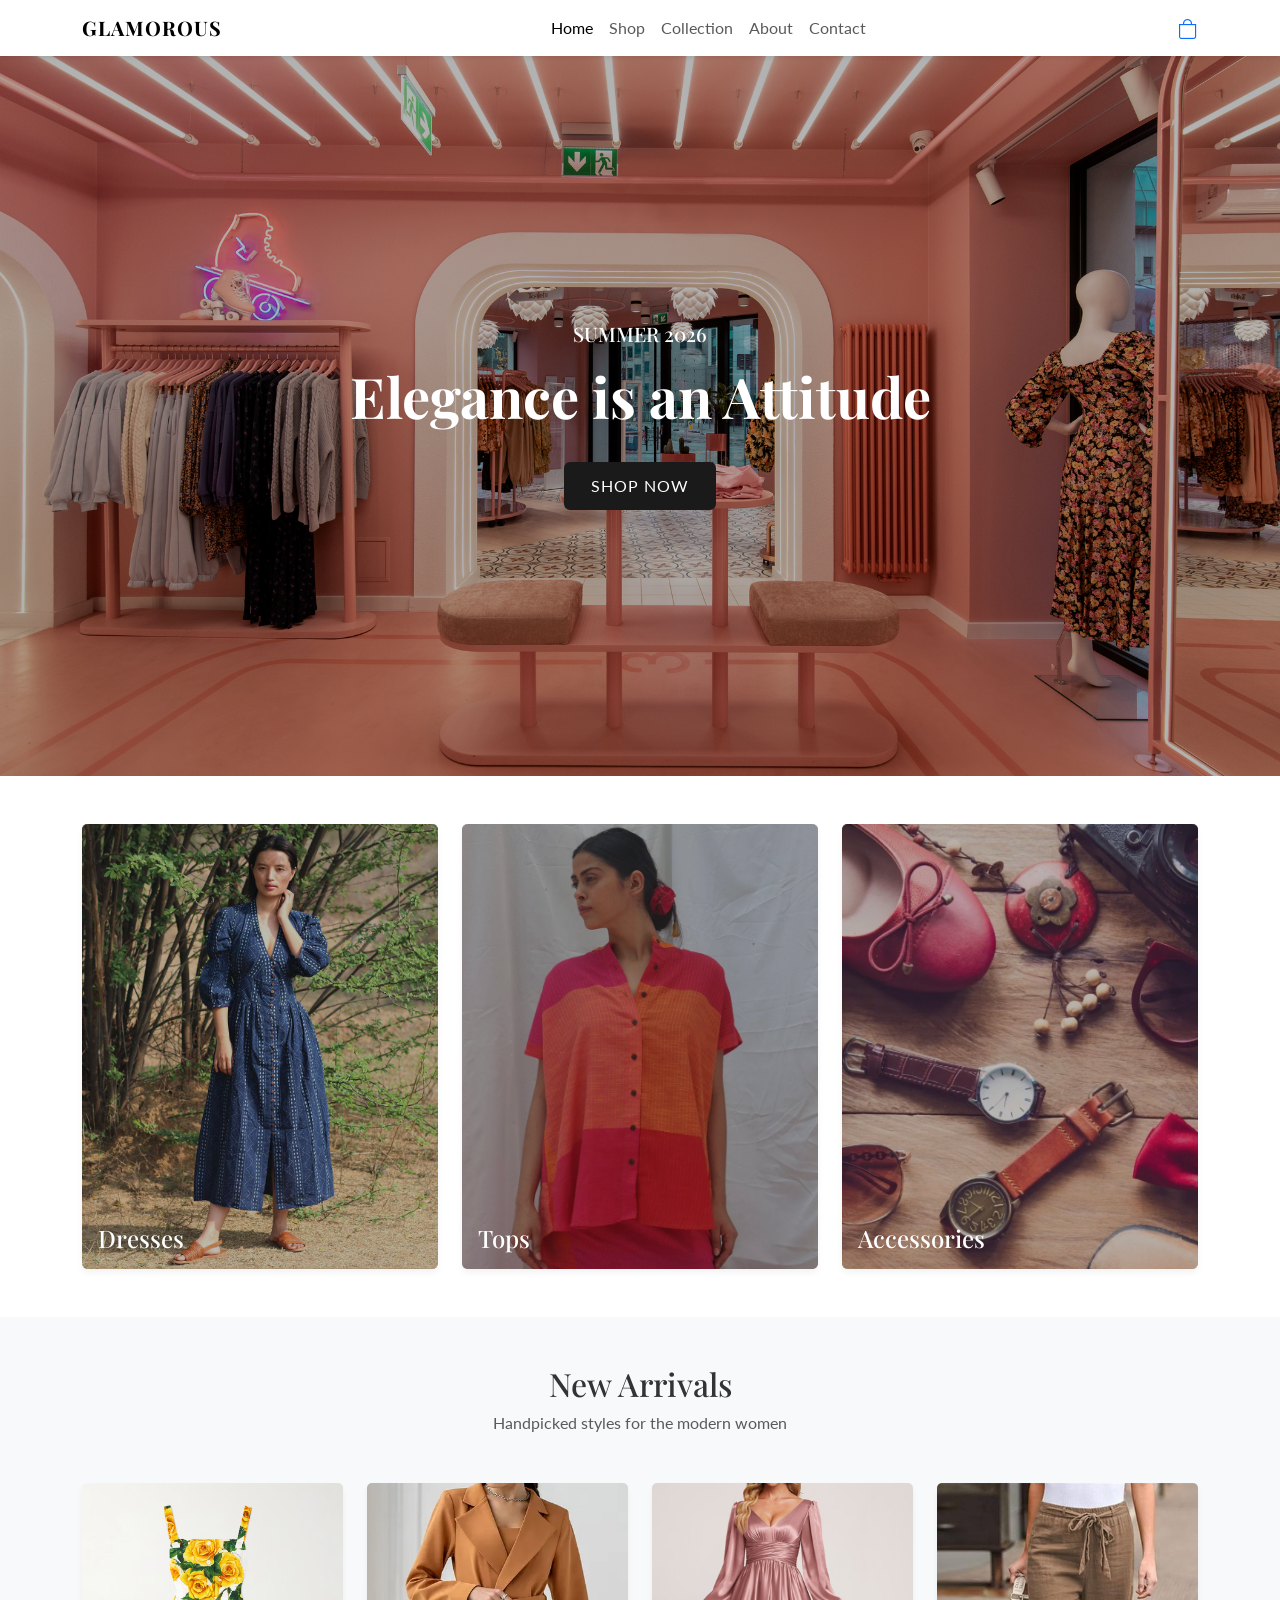
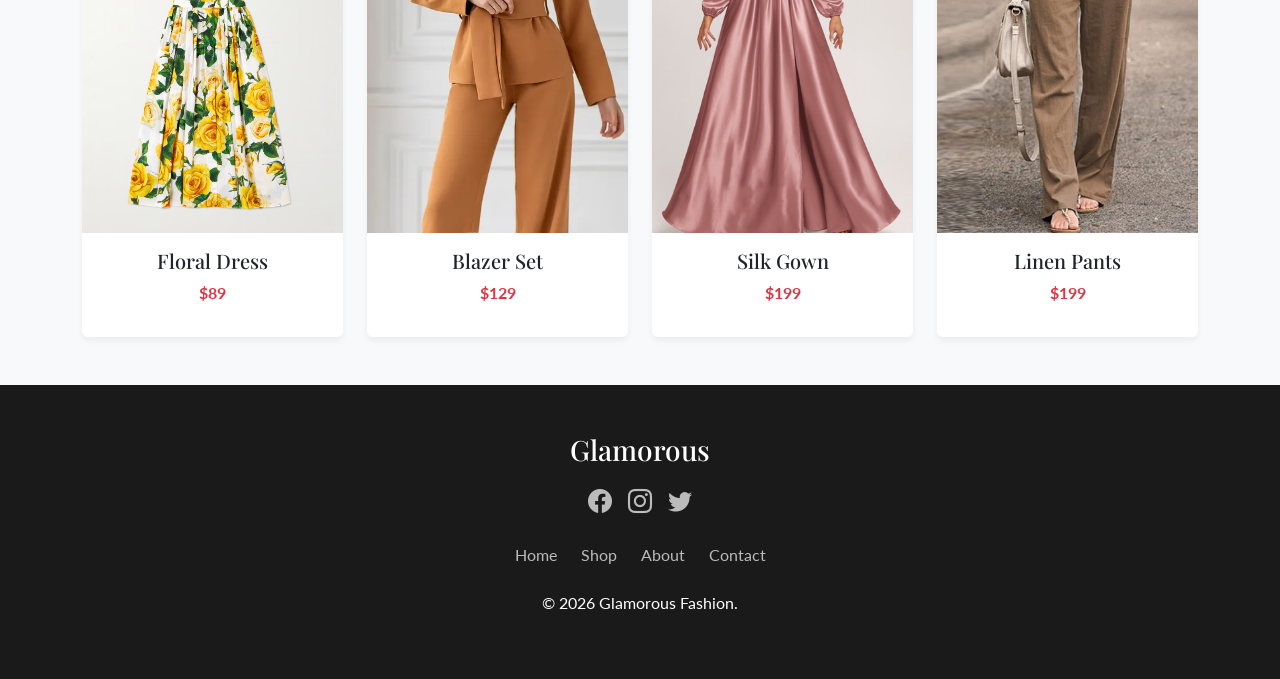
<file: index.html>
<!DOCTYPE html>
<html lang="en">
<head>
    <meta charset="UTF-8">
    <meta name="viewport" content="width=device-width, initial-scale=1.0">
    <title>GLAMOROUS | Home</title>
    <link href="https://cdn.jsdelivr.net/npm/bootstrap@5.3.8/dist/css/bootstrap.min.css" rel="stylesheet" integrity="sha384-sRIl4kxILFvY47J16cr9ZwB07vP4J8+LH7qKQnuqkuIAvNWLzeN8tE5YBujZqJLB" crossorigin="anonymous">
    <link rel="stylesheet" href="https://cdn.jsdelivr.net/npm/bootstrap-icons@1.10.5/font/bootstrap-icons.css">
    <link href="https://fonts.googleapis.com/css2?family=Playfair+Display:wght@400;600;700&family=Lato:wght@300;400;700&display=swap" rel="stylesheet">
    <link rel="stylesheet" href="Assets/css/style.css">
</head>
<body>

    <nav class="navbar navbar-expand-lg navbar-light bg-white sticky-top shadow-sm">
        <div class="container">
            <a class="navbar-brand" href="index.html">GLAMOROUS</a>
            <button class="navbar-toggler" type="button" data-bs-toggle="collapse" data-bs-target="#navbarNav">
                <span class="navbar-toggler-icon"></span>
            </button>
            <div class="collapse navbar-collapse justify-content-center" id="navbarNav">
                <ul class="navbar-nav">
                    <li class="nav-item"><a class="nav-link active" href="index.html">Home</a></li>
                    <li class="nav-item"><a class="nav-link" href="shop.html">Shop</a></li>
                    <li class="nav-item"><a class="nav-link" href="collection.html">Collection</a></li>
                    <li class="nav-item"><a class="nav-link" href="about.html">About</a></li>
                    <li class="nav-item"><a class="nav-link" href="contact.html">Contact</a></li>
                </ul>
            </div>
            <div class="d-flex gap-3"><a href="shop.html"><i class="bi bi-bag fs-5"></i></a></div>
        </div>
    </nav>

    <div class="hero">
        <div class="container">
            <h5 class="text-uppercase mb-3">Summer 2026</h5>
            <h1 class="display-4 fw-bold mb-3">Elegance is an Attitude</h1>
            <a href="shop.html" class="btn btn-custom mt-3">Shop Now</a>
        </div>
    </div>

    <section class="py-5">
        <div class="container">
            <div class="row g-4">
                <div class="col-md-4 col-12">
                    <div class="card bg-dark text-white h-100">
                        <img src="Assets/Images/Fashion/home1.jpg" class="card-img" style="opacity: 0.7" alt="Dresses">
                        <div class="card-img-overlay d-flex align-items-end p-3">
                            <h4 class="mb-0">Dresses</h4>
                        </div>
                    </div>
                </div>
                <div class="col-md-4 col-12">
                    <div class="card bg-dark text-white h-100">
                        <img src="Assets/Images/Fashion/home2.jpg" class="card-img" style="opacity: 0.7" alt="Dresses">
                        <div class="card-img-overlay d-flex align-items-end p-3">
                            <h4 class="mb-0">Tops</h4>
                        </div>
                    </div>
                </div>
                <div class="col-md-4 col-12">
                    <div class="card bg-dark text-white h-100">
                        <img src="Assets/Images/Fashion/home3.jpg" class="card-img" style="opacity: 0.7" alt="Dresses">
                        <div class="card-img-overlay d-flex align-items-end p-3">
                            <h4 class="mb-0">Accessories</h4>
                        </div>
                    </div>
                </div>
            </div>
        </div>
    </section>

    <section class="py-5 bg-light">
        <div class="container text-center">
            <h2 class="mb-2">New Arrivals</h2>
            <p class="mb-5 text-muted">Handpicked styles for the modern women</p>
            <div class="row g-4">
                <div class="col-12 col-sm-6 col-md-3">
                    <div class="card h-100">
                        <img src="Assets/Images/Fashion/home4.jpg" class="card-img-top" alt="Product">
                        <div class="card-body">
                            <h5>Floral Dress</h5>
                            <p class="fw-bold text-danger">$89</p>
                        </div>
                    </div>
                </div>
                <div class="col-12 col-sm-6 col-md-3">
                    <div class="card h-100">
                        <img src="Assets/Images/Fashion/home5.webp" class="card-img-top" alt="Product">
                        <div class="card-body">
                            <h5>Blazer Set</h5>
                            <p class="fw-bold text-danger">$129</p>
                        </div>
                    </div>
                </div>
                <div class="col-12 col-sm-6 col-md-3">
                    <div class="card h-100">
                        <img src="Assets/Images/Fashion/home6.avif" class="card-img-top" alt="Product">
                        <div class="card-body">
                            <h5>Silk Gown</h5>
                            <p class="fw-bold text-danger">$199</p>
                        </div>
                    </div>
                </div>
                <div class="col-12 col-sm-6 col-md-3">
                    <div class="card h-100">
                        <img src="Assets/Images/Fashion/home7.jpg" class="card-img-top" alt="Product">
                        <div class="card-body">
                            <h5>Linen Pants</h5>
                            <p class="fw-bold text-danger">$199</p>
                        </div>
                    </div>
                </div>
            </div>
        </div>
    </section>

    <footer>
        <div class="container text-center">
            <h3 class="mb-3">Glamorous</h3>
            <div class="d-flex justify-content-center gap-3 mb-3">
                <a href="#" class="text-#bbbbbb fs-4"><i class="bi bi-facebook"></i></a>
                <a href="#" class="text-#bbbbbb fs-4"><i class="bi bi-instagram"></i></a>
                <a href="#" class="text-#bbbbbb fs-4"><i class="bi bi-twitter"></i></a>
            </div>
            <div class="row justify-content-center mb-3">
                <div class="col-auto"><a href="index.html">Home</a></div>
                <div class="col-auto"><a href="shop.html">Shop</a></div>
                <div class="col-auto"><a href="about.html">About</a></div>
                <div class="col-auto"><a href="contact.html">Contact</a></div>
            </div>
            <p class="small-text-secondary">&copy; 2026 Glamorous Fashion.</p>
        </div>
    </footer>
    
    <script src="https://cdn.jsdelivr.net/npm/bootstrap@5.3.8/dist/js/bootstrap.bundle.min.js" integrity="sha384-FKyoEForCGlyvwx9Hj09JcYn3nv7wiPVlz7YYwJrWVcXK/BmnVDxM+D2scQbITxI" crossorigin="anonymous"></script>

</body>
</html>
</file>
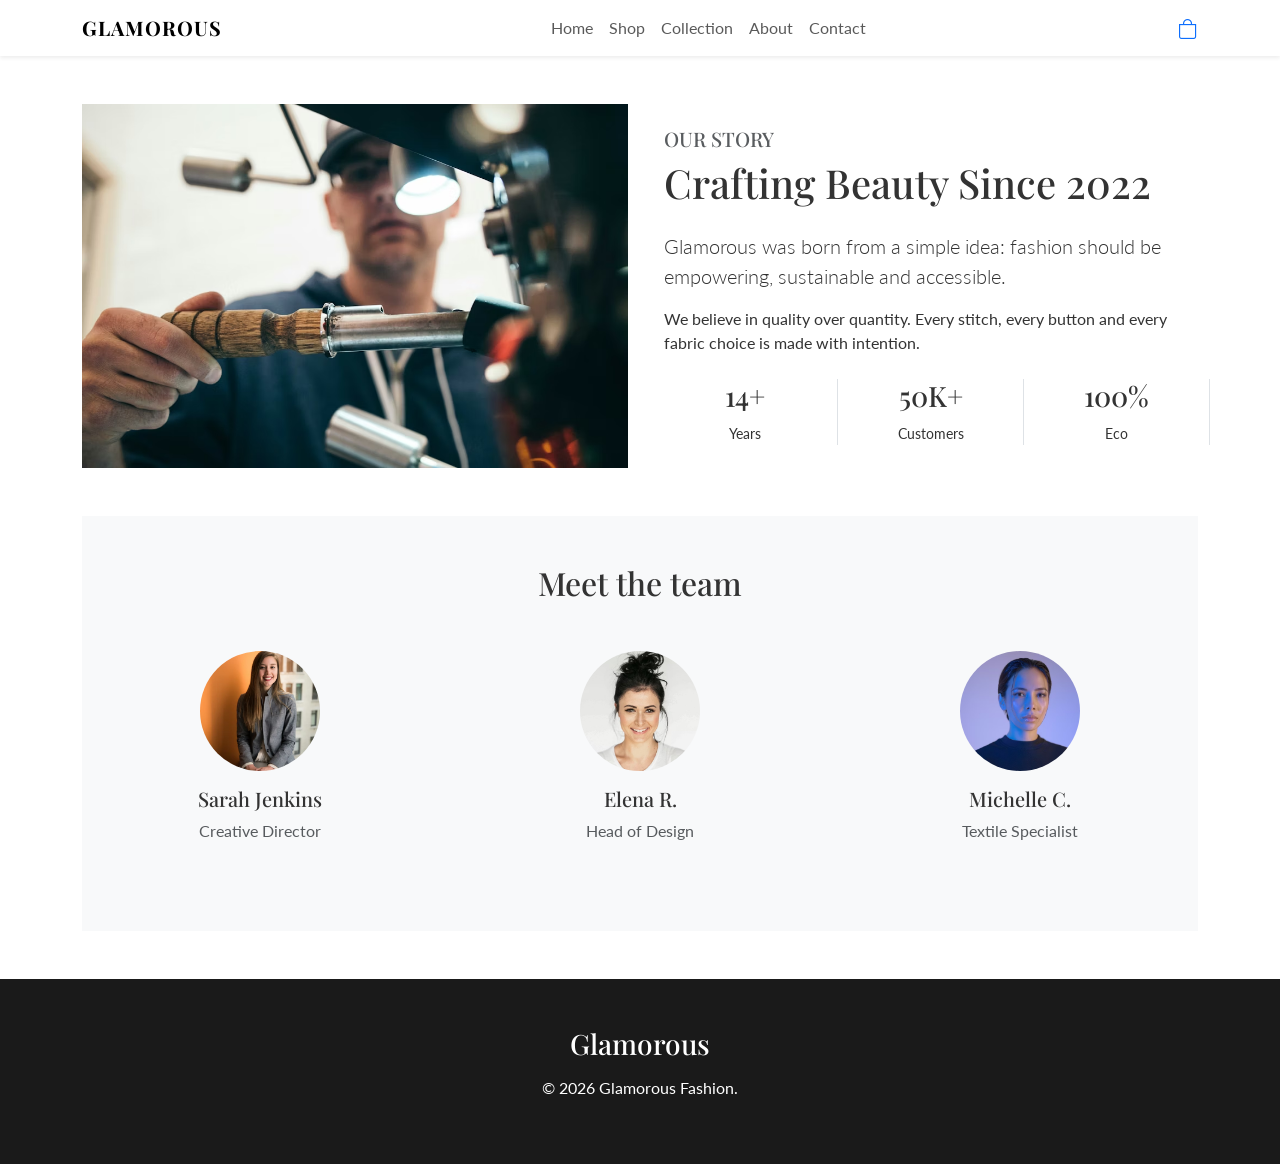
<file: about.html>
<!DOCTYPE html>
<html lang="en">
<head>
    <meta charset="UTF-8">
    <meta name="viewport" content="width=device-width, initial-scale=1.0">
    <title>GLAMOROUS | About</title>
    <link href="https://cdn.jsdelivr.net/npm/bootstrap@5.3.8/dist/css/bootstrap.min.css" rel="stylesheet" integrity="sha384-sRIl4kxILFvY47J16cr9ZwB07vP4J8+LH7qKQnuqkuIAvNWLzeN8tE5YBujZqJLB" crossorigin="anonymous">
    <link rel="stylesheet" href="https://cdn.jsdelivr.net/npm/bootstrap-icons@1.10.5/font/bootstrap-icons.css">
    <link href="https://fonts.googleapis.com/css2?family=Playfair+Display:wght@400;600;700&family=Lato:wght@300;400;700&display=swap" rel="stylesheet">
    <link rel="stylesheet" href="Assets/css/style.css">
</head>
<body>
    <nav class="navbar navbar-expand-lg navbar-light bg-white sticky-top shadow-sm">
        <div class="container">
            <a class="navbar-brand" href="index.html">GLAMOROUS</a>
            <button class="navbar-toggler" type="button" bata-bs-toggle="collapse" data-bs-target="#navbarNav">
                <span class="navbar-toggler-icon"></span>
            </button>
            <div class="collapse navbar-collapse justify-content-center" id="navbarNav">
                <ul class="navbar-nav">
                    <li class="nav-item"><a class="nav-link" href="index.html">Home</a></li>
                    <li class="nav-item"><a class="nav-link" href="shop.html">Shop</a></li>
                    <li class="nav-item"><a class="nav-link" href="collection.html">Collection</a></li>
                    <li class="nav-item"><a class="nav-link" href="about.html">About</a></li>
                    <li class="nav-item"><a class="nav-link" href="contact.html">Contact</a></li>
                </ul>
            </div>
            <div class="d-flex gap-3"><a href="#"><i class="bi bi-bag fs-5"></i></a></div>
        </div>
    </nav>

    <div class="container my-5">
        <div class="row align-items-center mb-5">
            <div class="col-lg-6 mb-4 mb-lg-0">
                <img src="Assets/Images/Fashion/about1.avif" class="img-fluid w-100" alt="About us">
            </div>
            <div class="col-lg-6 ps-lg-4">
                <h5 class="text-uppercase text-muted mb-2">Our Story</h5>
                <h1 class="mb-4">Crafting Beauty Since 2022</h1>
                <p class="lead">Glamorous was born from a simple idea: fashion should be empowering, sustainable and accessible.</p>
                <p>We believe in quality over quantity. Every stitch, every button and every fabric choice is made with intention.</p>
                <div class="row mt-4 text-center">
                    <div class="col-4 border-end"><h3>14+</h3><small>Years</small></div>
                    <div class="col-4 border-end"><h3>50K+</h3><small>Customers</small></div>
                    <div class="col-4 border-end"><h3>100%</h3><small>Eco</small></div>
                </div>
            </div>
        </div>

        <div class="bg-light py-5 text-center">
            <h2 class="mb-5">Meet the team</h2>
            <div class="row justify-content-center">
                <div class="col-md-4 col-sm-6 mb-4">
                    <img src="Assets/Images/Fashion/about2.avif" class="team-img mb-3" alt="Designer">
                    <h5>Sarah Jenkins</h5>
                    <p class="text-muted">Creative Director</p>
                </div>
                <div class="col-md-4 col-sm-6 mb-4">
                    <img src="Assets/Images/Fashion/about3.avif" class="team-img mb-3" alt="Designer">
                    <h5>Elena R.</h5>
                    <p class="text-muted">Head of Design</p>
                </div>
                <div class="col-md-4 col-sm-6 mb-4">
                    <img src="Assets/Images/Fashion/about4.avif" class="team-img mb-3" alt="Designer">
                    <h5>Michelle C.</h5>
                    <p class="text-muted">Textile Specialist</p>
                </div>
            </div>
        </div>
    </div>
    
    <footer>
        <div class="container text-center">
            <h3 class="mb-3">Glamorous</h3>
            <p class="small-text-secondary">&copy; 2026 Glamorous Fashion.</p>
        </div>
    </footer>
    
    <script src="https://cdn.jsdelivr.net/npm/bootstrap@5.3.8/dist/js/bootstrap.bundle.min.js" integrity="sha384-FKyoEForCGlyvwx9Hj09JcYn3nv7wiPVlz7YYwJrWVcXK/BmnVDxM+D2scQbITxI" crossorigin="anonymous"></script>

</body>
</html>
</file>
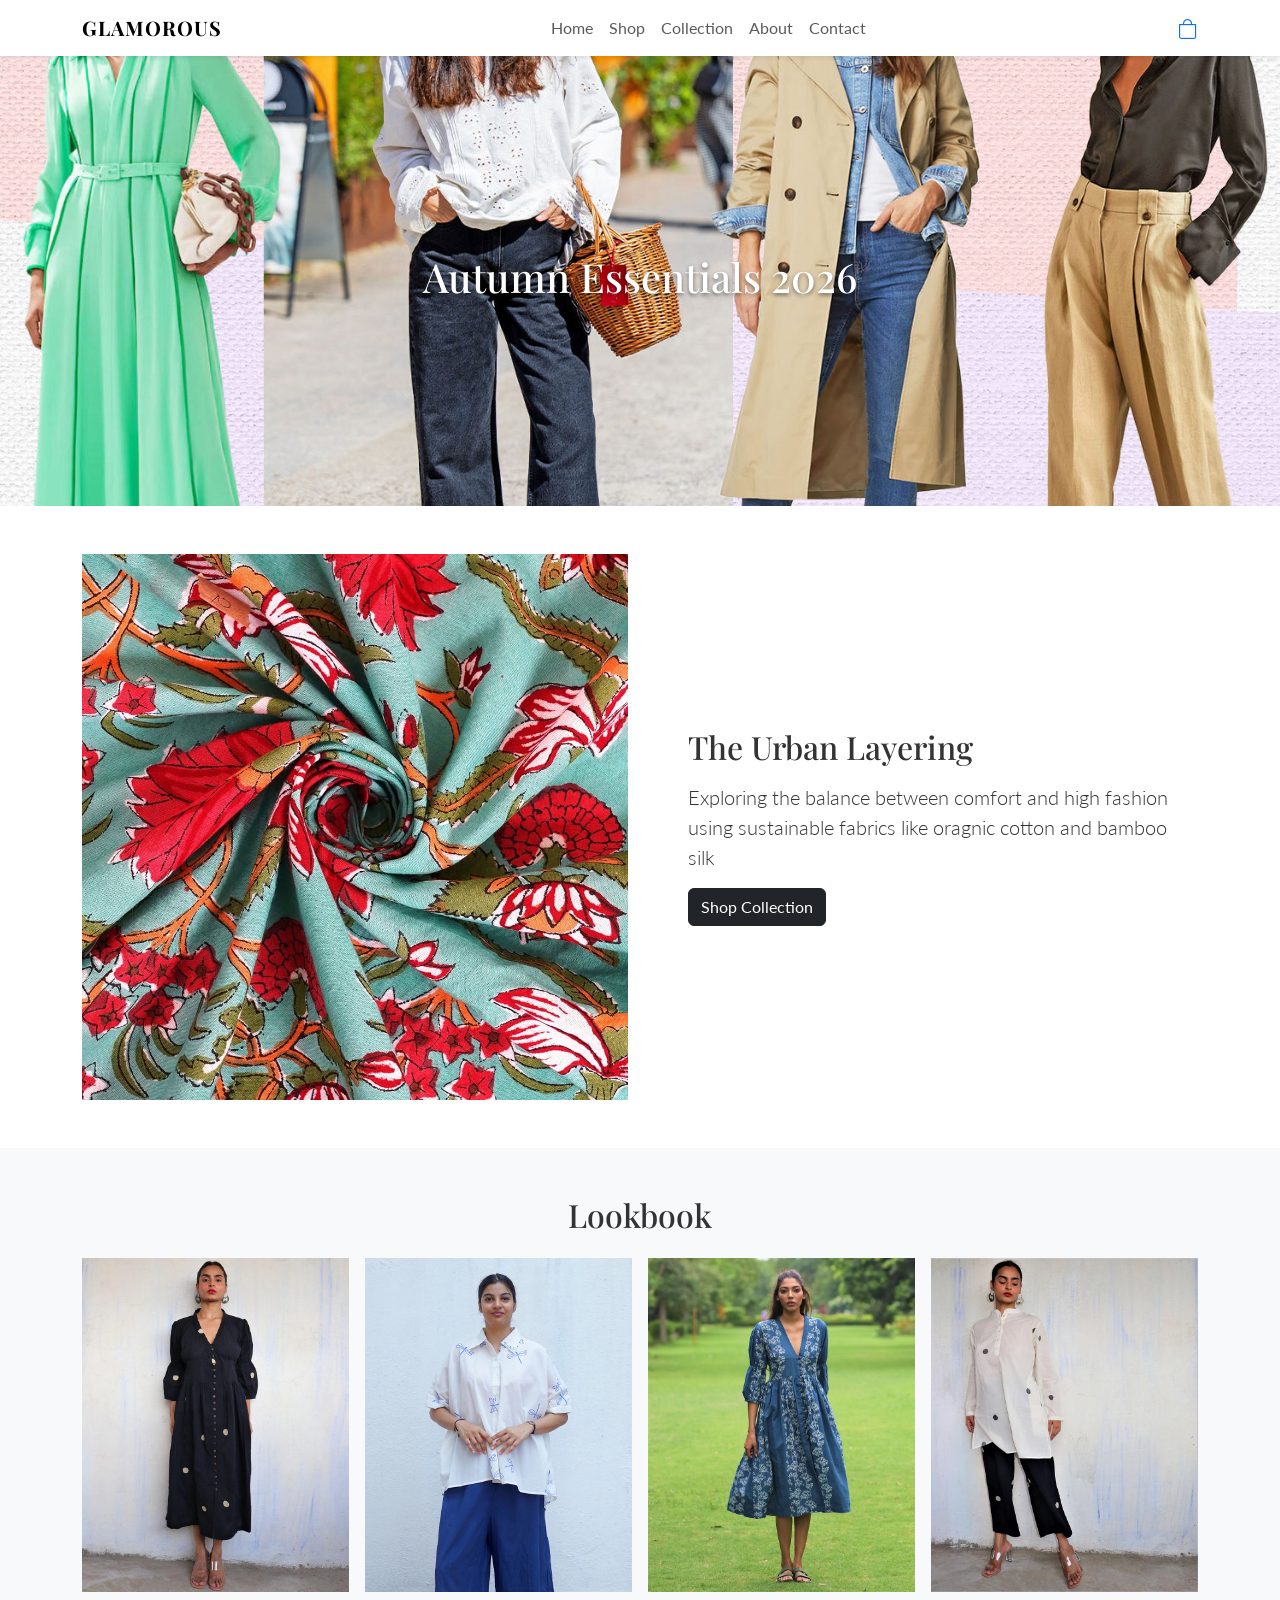
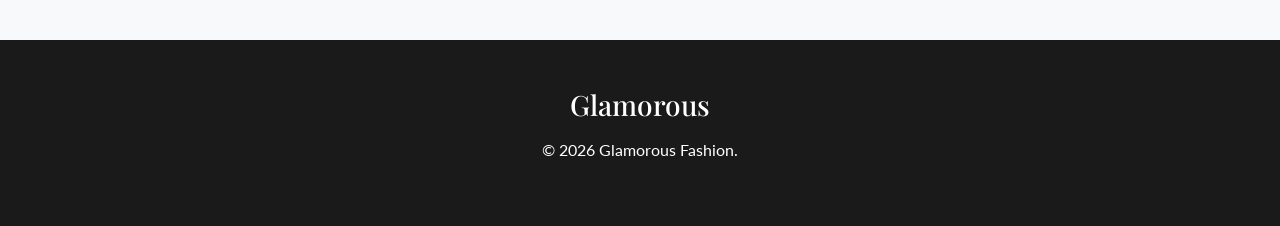
<file: collection.html>
<!DOCTYPE html>
<html lang="en">
<head>
    <meta charset="UTF-8">
    <meta name="viewport" content="width=device-width, initial-scale=1.0">
    <title>GLAMOROUS | Collection</title>
    <link href="https://cdn.jsdelivr.net/npm/bootstrap@5.3.8/dist/css/bootstrap.min.css" rel="stylesheet" integrity="sha384-sRIl4kxILFvY47J16cr9ZwB07vP4J8+LH7qKQnuqkuIAvNWLzeN8tE5YBujZqJLB" crossorigin="anonymous">
    <link rel="stylesheet" href="https://cdn.jsdelivr.net/npm/bootstrap-icons@1.10.5/font/bootstrap-icons.css">
    <link href="https://fonts.googleapis.com/css2?family=Playfair+Display:wght@400;600;700&family=Lato:wght@300;400;700&display=swap" rel="stylesheet">
    <link rel="stylesheet" href="Assets/css/style.css">
</head>
<body>
    <nav class="navbar navbar-expand-lg navbar-light bg-white sticky-top shadow-sm">
        <div class="container">
            <a class="navbar-brand" href="index.html">GLAMOROUS</a>
            <button class="navbar-toggler" type="button" bata-bs-toggle="collapse" data-bs-target="#navbarNav">
                <span class="navbar-toggler-icon"></span>
            </button>
            <div class="collapse navbar-collapse justify-content-center" id="navbarNav">
                <ul class="navbar-nav">
                    <li class="nav-item"><a class="nav-link" href="index.html">Home</a></li>
                    <li class="nav-item"><a class="nav-link" href="shop.html">Shop</a></li>
                    <li class="nav-item"><a class="nav-link" href="collection.html">Collection</a></li>
                    <li class="nav-item"><a class="nav-link" href="about.html">About</a></li>
                    <li class="nav-item"><a class="nav-link" href="contact.html">Contact</a></li>
                </ul>
            </div>
            <div class="d-flex gap-3"><a href="#"><i class="bi bi-bag fs-5"></i></a></div>
        </div>
    </nav>

    <div class="collection-hero">
        <h1 class="text-center px-3">Autumn Essentials 2026</h1>
    </div>

    <div class="container my-5">
        <div class="row align-items-center flex-column-reverse flex-md-row">
            <div class="col-md-6 mt-4 mt-md-0">
                <img src="Assets/Images/Fashion/col2.avif" class="img-fluid w-100" alt="Collection">
            </div>
            <div class="col-md-6 ps-md-5 text-center text-md-start">
                <h2 class="mb-3">The Urban Layering</h2>
                <p class="lead">Exploring the balance between comfort and high fashion using sustainable fabrics like oragnic cotton and bamboo silk</p>
                <a href="shop.html" class="btn btn-dark">Shop Collection</a>
            </div>
        </div>
    </div>

    <div class="bg-light py-5">
        <div class="container">
            <h2 class="text-center mb-4">Lookbook</h2>
            <div class="row g-3">
                <div class="col-6 col-md-3">
                    <img src="Assets/Images/Fashion/col3.avif" class="img-fluid w-100" alt="Look">
                </div>
                <div class="col-6 col-md-3">
                    <img src="Assets/Images/Fashion/col5.avif" class="img-fluid w-100" alt="Look">
                </div>
                <div class="col-6 col-md-3">
                    <img src="Assets/Images/Fashion/col4.avif" class="img-fluid w-100" alt="Look">
                </div>
                <div class="col-6 col-md-3">
                    <img src="Assets/Images/Fashion/col6.webp" class="img-fluid w-100" alt="Look">
                </div>
            </div>
        </div>
    </div>
    <footer>
        <div class="container text-center">
            <h3 class="mb-3">Glamorous</h3>
            <p class="small-text-secondary">&copy; 2026 Glamorous Fashion.</p>
        </div>
    </footer>

    <script src="https://cdn.jsdelivr.net/npm/bootstrap@5.3.8/dist/js/bootstrap.bundle.min.js" integrity="sha384-FKyoEForCGlyvwx9Hj09JcYn3nv7wiPVlz7YYwJrWVcXK/BmnVDxM+D2scQbITxI" crossorigin="anonymous"></script>
</body>
</html>
</file>
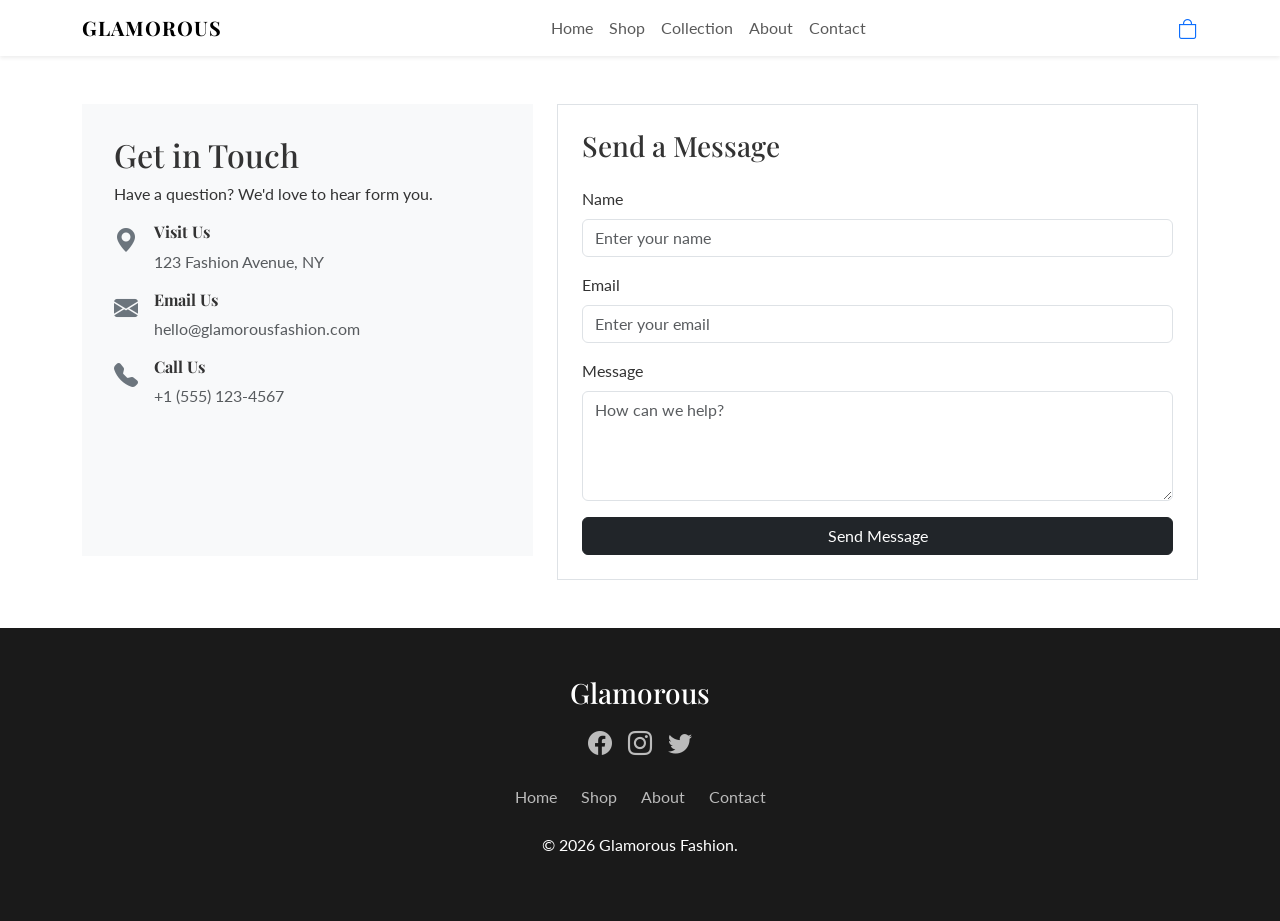
<file: contact.html>
<!DOCTYPE html>
<html lang="en">
<head>
    <meta charset="UTF-8">
    <meta name="viewport" content="width=device-width, initial-scale=1.0">
    <title>GLAMOROUS | About</title>
    <link href="https://cdn.jsdelivr.net/npm/bootstrap@5.3.8/dist/css/bootstrap.min.css" rel="stylesheet" integrity="sha384-sRIl4kxILFvY47J16cr9ZwB07vP4J8+LH7qKQnuqkuIAvNWLzeN8tE5YBujZqJLB" crossorigin="anonymous">
    <link rel="stylesheet" href="https://cdn.jsdelivr.net/npm/bootstrap-icons@1.10.5/font/bootstrap-icons.css">
    <link href="https://fonts.googleapis.com/css2?family=Playfair+Display:wght@400;600;700&family=Lato:wght@300;400;700&display=swap" rel="stylesheet">
    <link rel="stylesheet" href="Assets/css/style.css">
</head>
<body>
    <nav class="navbar navbar-expand-lg navbar-light bg-white sticky-top shadow-sm">
        <div class="container">
            <a class="navbar-brand" href="index.html">GLAMOROUS</a>
            <button class="navbar-toggler" type="button" bata-bs-toggle="collapse" data-bs-target="#navbarNav">
                <span class="navbar-toggler-icon"></span>
            </button>
            <div class="collapse navbar-collapse justify-content-center" id="navbarNav">
                <ul class="navbar-nav">
                    <li class="nav-item"><a class="nav-link" href="index.html">Home</a></li>
                    <li class="nav-item"><a class="nav-link" href="shop.html">Shop</a></li>
                    <li class="nav-item"><a class="nav-link" href="collection.html">Collection</a></li>
                    <li class="nav-item"><a class="nav-link" href="about.html">About</a></li>
                    <li class="nav-item"><a class="nav-link" href="contact.html">Contact</a></li>
                </ul>
            </div>
            <div class="d-flex gap-3"><a href="shop.html"><i class="bi bi-bag fs-5"></i></a></div>
        </div>
    </nav>

    <div class="container my-5">
        <div class="row">
            <div class="col-lg-5 mb-4">
                <div class="contact-box">
                    <h2>Get in Touch</h2>
                    <p class="mb-3">Have a question? We'd love to hear form you.</p>

                    <div class="d-flex align-items-start mb-3">
                        <i class="bi bi-geo-alt-fill me-3 fs-4 text-secondary"></i>
                        <div>
                            <h6 class="fw-bold">Visit Us</h6>
                            <p class="mb-0 text-muted">123 Fashion Avenue, NY</p>
                        </div>
                    </div>

                    <div class="d-flex align-items-start mb-3">
                        <i class="bi bi-envelope-fill me-3 fs-4 text-secondary"></i>
                        <div>
                            <h6 class="fw-bold">Email Us</h6>
                            <p class="mb-0 text-muted">hello@glamorousfashion.com</p>
                        </div>
                    </div>
                    <div class="d-flex align-items-start mb-3">
                        <i class="bi bi-telephone-fill me-3 fs-4 text-secondary"></i>
                        <div>
                            <h6 class="fw-bold">Call Us</h6>
                            <p class="mb-0 text-muted">+1 (555) 123-4567</p>
                        </div>
                    </div>
                </div>
            </div>

            <div class="col-lg-7">
                <div class="p-4 border bg-white h-100">
                    <h3 class="mb-4">Send a Message</h3>
                    <form id="contactForm">
                        <div class="mb-3">
                            <label class="form-label">Name</label>
                            <input type="text" class="form-control" required placeholder="Enter your name">
                        </div>
                        <div class="mb-3">
                            <label class="form-label">Email</label>
                            <input type="email" class="form-control" required placeholder="Enter your email">
                        </div>
                        <div class="mb-3">
                            <label class="form-label">Message</label>
                            <textarea class="form-control" rows="4" required placeholder="How can we help?"></textarea>
                        </div>
                        <button type="submit" class="btn btn-dark w-100">Send Message</button>
                    </form>
                </div>
            </div>
        </div>
    </div>
    
    <footer>
        <div class="container text-center">
            <h3 class="mb-3">Glamorous</h3>
            <div class="d-flex justify-content-center gap-3 mb-3">
                <a href="#" class="text-#bbbbbb fs-4"><i class="bi bi-facebook"></i></a>
                <a href="#" class="text-#bbbbbb fs-4"><i class="bi bi-instagram"></i></a>
                <a href="#" class="text-#bbbbbb fs-4"><i class="bi bi-twitter"></i></a>
            </div>
            <div class="row justify-content-center mb-3">
                <div class="col-auto"><a href="index.html">Home</a></div>
                <div class="col-auto"><a href="shop.html">Shop</a></div>
                <div class="col-auto"><a href="about.html">About</a></div>
                <div class="col-auto"><a href="contact.html">Contact</a></div>
            </div>
            <p class="small-text-secondary">&copy; 2026 Glamorous Fashion.</p>
        </div>
    </footer>

    <script src="https://cdn.jsdelivr.net/npm/bootstrap@5.3.8/dist/js/bootstrap.bundle.min.js" integrity="sha384-FKyoEForCGlyvwx9Hj09JcYn3nv7wiPVlz7YYwJrWVcXK/BmnVDxM+D2scQbITxI" crossorigin="anonymous"></script>

    <script>
        const contactForm = document.getElementById('contactForm');
        contactForm.addEventListener('submit', function(event) {
            event.preventDefault();
            alert("Thank you! Your message has been sent successfully.");
            contactForm.reset();
        });
    </script>
</body>
</html>
</file>
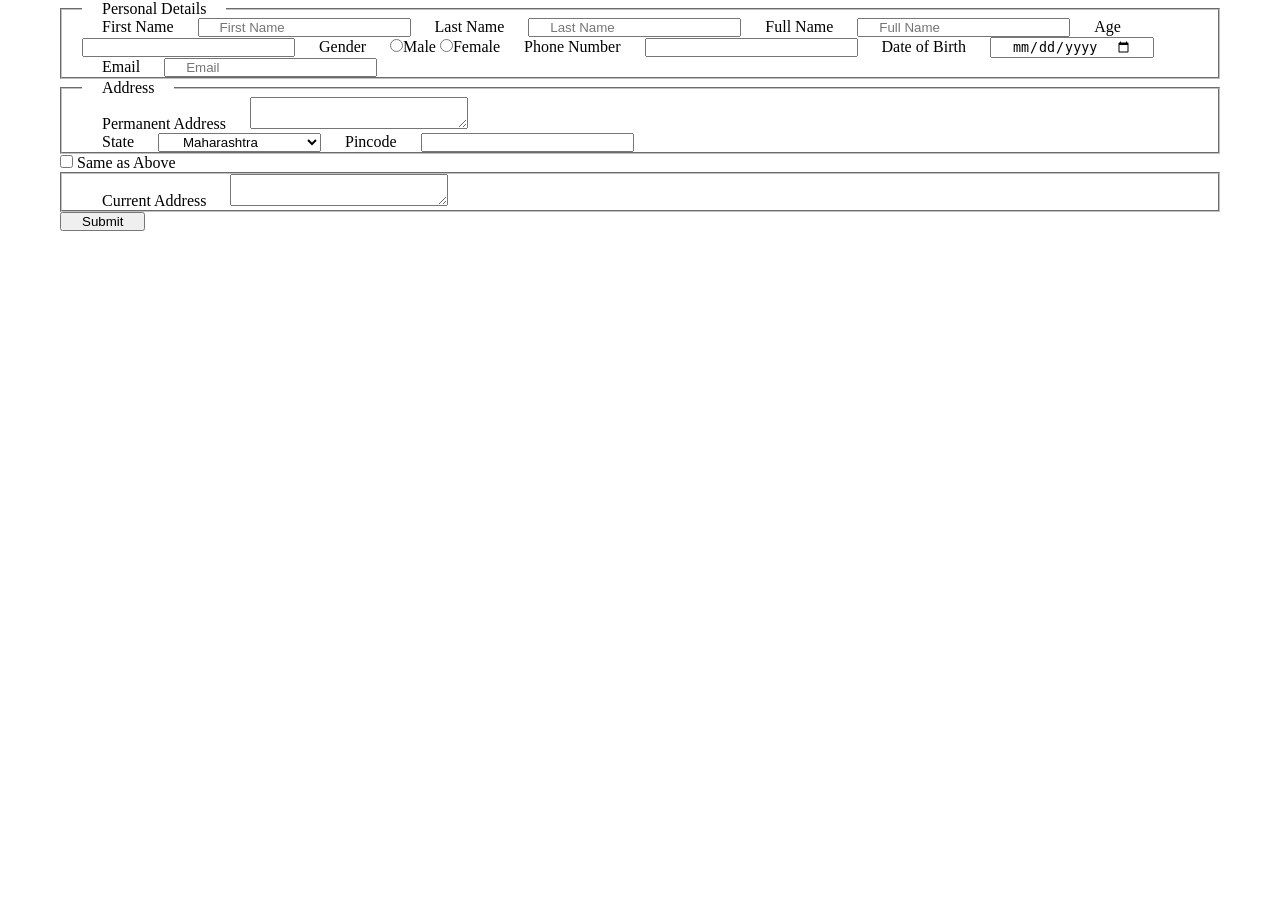
<file: form.html>
<!DOCTYPE html>
<html lang="en">
<head>
    <meta charset="UTF-8">
    <meta name="viewport" content="width=device-width, initial-scale=1.0">
    <title>Form Assignment</title>
    <link rel="stylesheet" href="Assets/css/form.css">
</head>
<body>
    <form action="" method="post">
        <fieldset>
            <legend>Personal Details</legend>
            <label for="First Name">First Name</label>
            <input type="text" name="First Name" id="First Name" placeholder="First Name">
            <label for="Last Name">Last Name</label>
            <input type="text" name="Last Name" id="Last Name" placeholder="Last Name">
            <label for="Full Name">Full Name</label>
            <input type="text" name="Full Name" id="Full Name" placeholder="Full Name">
            <label for="Age">Age</label>
            <input type="number" name="Age" id="Age">
            <label for="Gender">Gender</label>
            <input type="radio" name="Male" id="Gender">Male
            <input type="radio" name="Female" id="Gender">Female
            <label for="mobileno">Phone Number</label>
            <input type="number" name="mobileno" id="mobileno">
            <label for="DOB">Date of Birth</label>
            <input type="date" name="DOB" id="DOB">
            <label for="Email">Email</label>
            <input type="email" name="Email" id="Email" placeholder="Email">
        </fieldset>
        <fieldset>
            <legend>Address</legend>
            <label for="Address">Permanent Address</label>
            <textarea name="Address" id="Address"></textarea><br>
            
            <label for="State">State</label>
            <select name="" id="" >
                <option value="">Maharashtra</option>
                <option value="">Gujarat</option>
                <option value="">Delhi</option>
                <option value="">Punjab</option>
                <option value="">Rajasthan</option>
                <option value="">Madhya Pradesh</option>
            </select>
            <label for="Pincode">Pincode</label>
            <input type="number" name="Pincode" id="Pincode">
        </fieldset>
        <input type="checkbox" name="" id=""> Same as Above


        <fieldset>
            <label for="Address1">Current Address</label>
            <textarea name="Address" id="Address1"></textarea>
        </fieldset>

        <input type="Submit" value="Submit">
    </form>
</body>
</html>
</file>
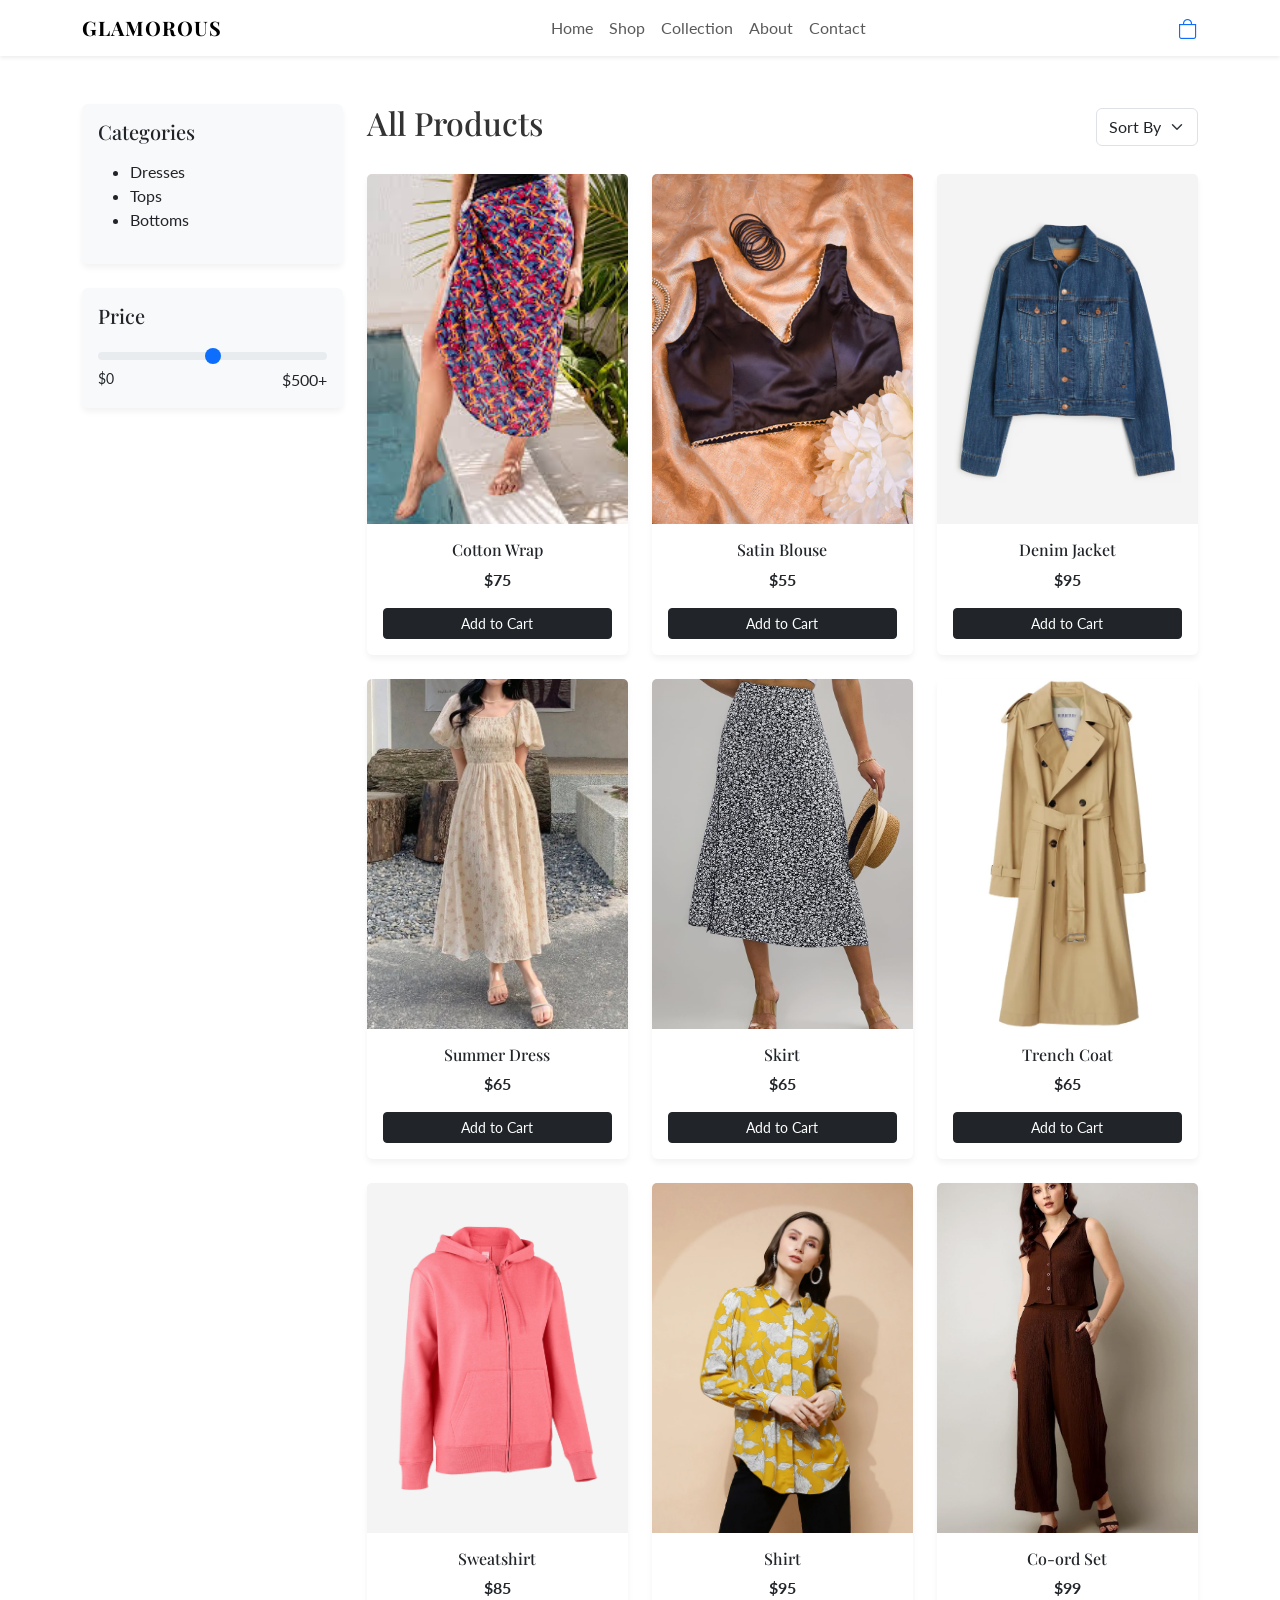
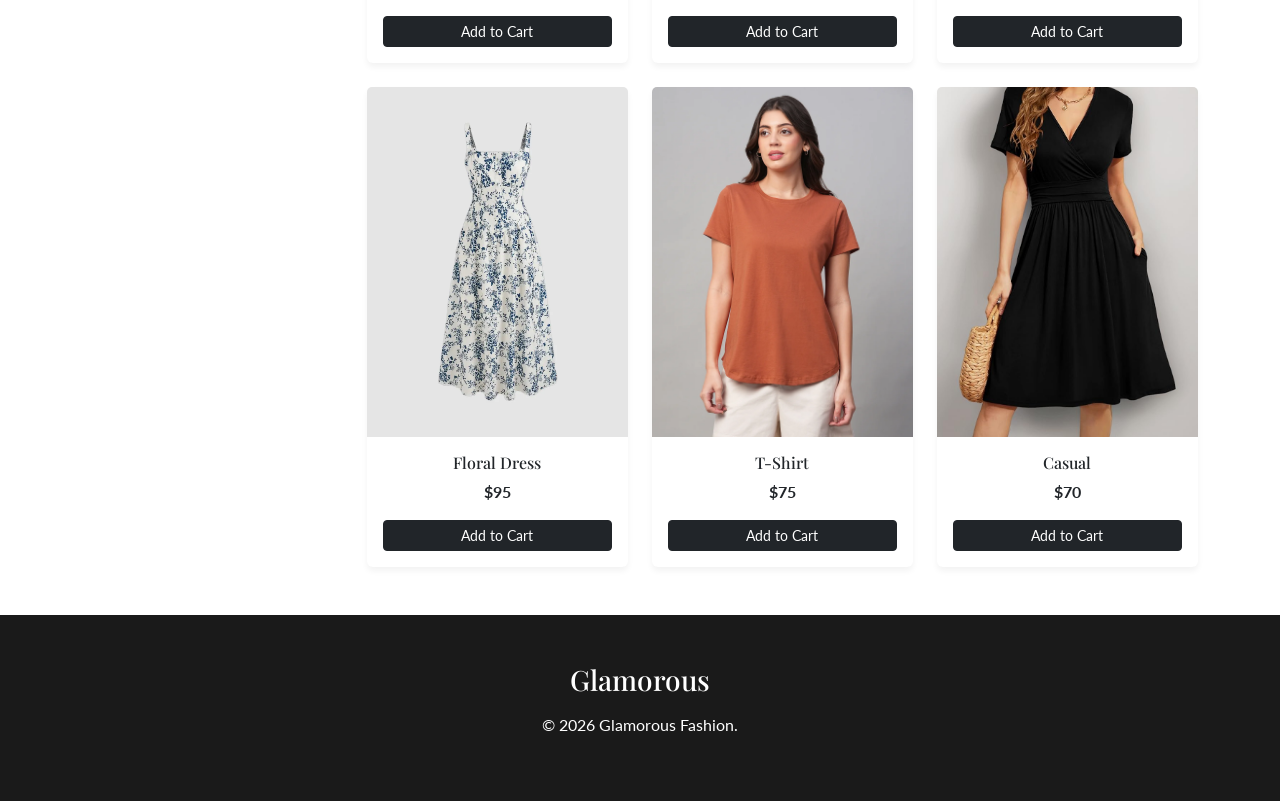
<file: shop.html>
<!DOCTYPE html>
<html lang="en">
<head>
    <meta charset="UTF-8">
    <meta name="viewport" content="width=device-width, initial-scale=1.0">
    <title>GLAMOROUS | Shop</title>
    <link href="https://cdn.jsdelivr.net/npm/bootstrap@5.3.8/dist/css/bootstrap.min.css" rel="stylesheet" integrity="sha384-sRIl4kxILFvY47J16cr9ZwB07vP4J8+LH7qKQnuqkuIAvNWLzeN8tE5YBujZqJLB" crossorigin="anonymous">
    <link rel="stylesheet" href="https://cdn.jsdelivr.net/npm/bootstrap-icons@1.10.5/font/bootstrap-icons.css">
    <link href="https://fonts.googleapis.com/css2?family=Playfair+Display:wght@400;600;700&family=Lato:wght@300;400;700&display=swap" rel="stylesheet">
    <link rel="stylesheet" href="Assets/css/style.css">
</head>
<body>
    <nav class="navbar navbar-expand-lg navbar-light bg-white sticky-top shadow-sm">
        <div class="container">
            <a class="navbar-brand" href="index.html">GLAMOROUS</a>
            <button class="navbar-toggler" type="button" bata-bs-toggle="collapse" data-bs-target="#navbarNav">
                <span class="navbar-toggler-icon"></span>
            </button>
            <div class="collapse navbar-collapse justify-content-center" id="navbarNav">
                <ul class="navbar-nav">
                    <li class="nav-item"><a class="nav-link" href="index.html">Home</a></li>
                    <li class="nav-item"><a class="nav-link" href="shop.html">Shop</a></li>
                    <li class="nav-item"><a class="nav-link" href="collection.html">Collection</a></li>
                    <li class="nav-item"><a class="nav-link" href="about.html">About</a></li>
                    <li class="nav-item"><a class="nav-link" href="contact.html">Contact</a></li>
                </ul>
            </div>
            <div class="d-flex gap-3"><a href="#"><i class="bi bi-bag fs-5"></i></a></div>
        </div>
    </nav>

    <div class="container my-5">
        <div class="row">
            <aside class="col-lg-3 order-2 order-lg-1 mb-4">
                <div class="card border-0 bg-light p-3 mb-4">
                    <h5 class="mb-3">Categories</h5>
                    <ul class="list-unstyle">
                        <li><a href="#" class="text-dark text-decoration-none b-block py-1">Dresses</a></li>
                        <li><a href="#" class="text-dark text-decoration-none b-block py-1">Tops</a></li>
                        <li><a href="#" class="text-dark text-decoration-none b-block py-1">Bottoms</a></li>
                    </ul>
                </div>
                <div class="card border-0 bg-light p-3">
                    <h5 class="mb-3">Price</h5>
                    <input type="range" class="form-range" min="0" max="500">
                    <div class="d-flex justify-content-between"><small>$0</small>$500+</div>
                </div>
            </aside>

            <div class="col-lg-9 order-1 order-lg-2">
                <div class="d-flex justify-content-between align-items-center mb-4 flex-wrap gap-2">
                    <h2>All Products</h2>
                    <select class="form-select w-auto"><option>Sort By</option></select>
                </div>

                <div class="row g-4">
                    <div class="col-12 col-md-4">
                        <div class="card Product-card h-100">
                            <img src="Assets/Images/Fashion/shop1.jpg" class="card-img-top" alt="Product">
                            <div class="card-body text-center">
                                <h5 class="car-title fs-6">Cotton Wrap</h5>
                                <p class="fw-bold">$75</p>
                                <button class="btn btn-dark btn-sm w-100">Add to Cart</button>
                            </div>
                        </div>
                    </div>
                    <div class="col-12 col-md-4">
                        <div class="card Product-card h-100">
                            <img src="Assets/Images/Fashion/shop2.webp" class="card-img-top" alt="Product">
                            <div class="card-body text-center">
                                <h5 class="car-title fs-6">Satin Blouse</h5>
                                <p class="fw-bold">$55</p>
                                <button class="btn btn-dark btn-sm w-100">Add to Cart</button>
                            </div>
                        </div>
                    </div>
                    <div class="col-12 col-md-4">
                        <div class="card Product-card h-100">
                            <img src="Assets/Images/Fashion/shop3.avif" class="card-img-top" alt="Product">
                            <div class="card-body text-center">
                                <h5 class="car-title fs-6">Denim Jacket</h5>
                                <p class="fw-bold">$95</p>
                                <button class="btn btn-dark btn-sm w-100">Add to Cart</button>
                            </div>
                        </div>
                    </div>
                    <div class="col-12 col-md-4">
                        <div class="card Product-card h-100">
                            <img src="Assets/Images/Fashion/shop4.webp" class="card-img-top" alt="Product">
                            <div class="card-body text-center">
                                <h5 class="car-title fs-6">Summer Dress</h5>
                                <p class="fw-bold">$65</p>
                                <button class="btn btn-dark btn-sm w-100">Add to Cart</button>
                            </div>
                        </div>
                    </div>
                    <div class="col-12 col-md-4">
                        <div class="card Product-card h-100">
                            <img src="Assets/Images/Fashion/shop5.jpg" class="card-img-top" alt="Product">
                            <div class="card-body text-center">
                                <h5 class="car-title fs-6">Skirt</h5>
                                <p class="fw-bold">$65</p>
                                <button class="btn btn-dark btn-sm w-100">Add to Cart</button>
                            </div>
                        </div>
                    </div>
                    <div class="col-12 col-md-4">
                        <div class="card Product-card h-100">
                            <img src="Assets/Images/Fashion/shop6.webp" class="card-img-top" alt="Product">
                            <div class="card-body text-center">
                                <h5 class="car-title fs-6">Trench Coat</h5>
                                <p class="fw-bold">$65</p>
                                <button class="btn btn-dark btn-sm w-100">Add to Cart</button>
                            </div>
                        </div>
                    </div>
                    <div class="col-12 col-md-4">
                        <div class="card Product-card h-100">
                            <img src="Assets/Images/Fashion/shop7.jpg" class="card-img-top" alt="Product">
                            <div class="card-body text-center">
                                <h5 class="car-title fs-6">Sweatshirt</h5>
                                <p class="fw-bold">$85</p>
                                <button class="btn btn-dark btn-sm w-100">Add to Cart</button>
                            </div>
                        </div>
                    </div>
                    <div class="col-12 col-md-4">
                        <div class="card Product-card h-100">
                            <img src="Assets/Images/Fashion/shop8.jpg" class="card-img-top" alt="Product">
                            <div class="card-body text-center">
                                <h5 class="car-title fs-6">Shirt</h5>
                                <p class="fw-bold">$95</p>
                                <button class="btn btn-dark btn-sm w-100">Add to Cart</button>
                            </div>
                        </div>
                    </div>
                    <div class="col-12 col-md-4">
                        <div class="card Product-card h-100">
                            <img src="Assets/Images/Fashion/shop9.jpg" class="card-img-top" alt="Product">
                            <div class="card-body text-center">
                                <h5 class="car-title fs-6">Co-ord Set</h5>
                                <p class="fw-bold">$99</p>
                                <button class="btn btn-dark btn-sm w-100">Add to Cart</button>
                            </div>
                        </div>
                    </div>
                    <div class="col-12 col-md-4">
                        <div class="card Product-card h-100">
                            <img src="Assets/Images/Fashion/shop10.webp" class="card-img-top" alt="Product">
                            <div class="card-body text-center">
                                <h5 class="car-title fs-6">Floral Dress</h5>
                                <p class="fw-bold">$95</p>
                                <button class="btn btn-dark btn-sm w-100">Add to Cart</button>
                            </div>
                        </div>
                    </div>
                    <div class="col-12 col-md-4">
                        <div class="card Product-card h-100">
                            <img src="Assets/Images/Fashion/shop11.webp" class="card-img-top" alt="Product">
                            <div class="card-body text-center">
                                <h5 class="car-title fs-6">T-Shirt</h5>
                                <p class="fw-bold">$75</p>
                                <button class="btn btn-dark btn-sm w-100">Add to Cart</button>
                            </div>
                        </div>
                    </div>
                    <div class="col-12 col-md-4">
                        <div class="card Product-card h-100">
                            <img src="Assets/Images/Fashion/shop12.jpg" class="card-img-top" alt="Product">
                            <div class="card-body text-center">
                                <h5 class="car-title fs-6">Casual</h5>
                                <p class="fw-bold">$70</p>
                                <button class="btn btn-dark btn-sm w-100">Add to Cart</button>
                            </div>
                        </div>
                    </div>
                </div>
            </div>
        </div>
    </div>
    <footer>
        <div class="container text-center">
            <h3 class="mb-3">Glamorous</h3>
            <p class="small-text-secondary">&copy; 2026 Glamorous Fashion.</p>
        </div>
    </footer>

    <script src="https://cdn.jsdelivr.net/npm/bootstrap@5.3.8/dist/js/bootstrap.bundle.min.js" integrity="sha384-FKyoEForCGlyvwx9Hj09JcYn3nv7wiPVlz7YYwJrWVcXK/BmnVDxM+D2scQbITxI" crossorigin="anonymous"></script>
    
</body>
</html>
</file>
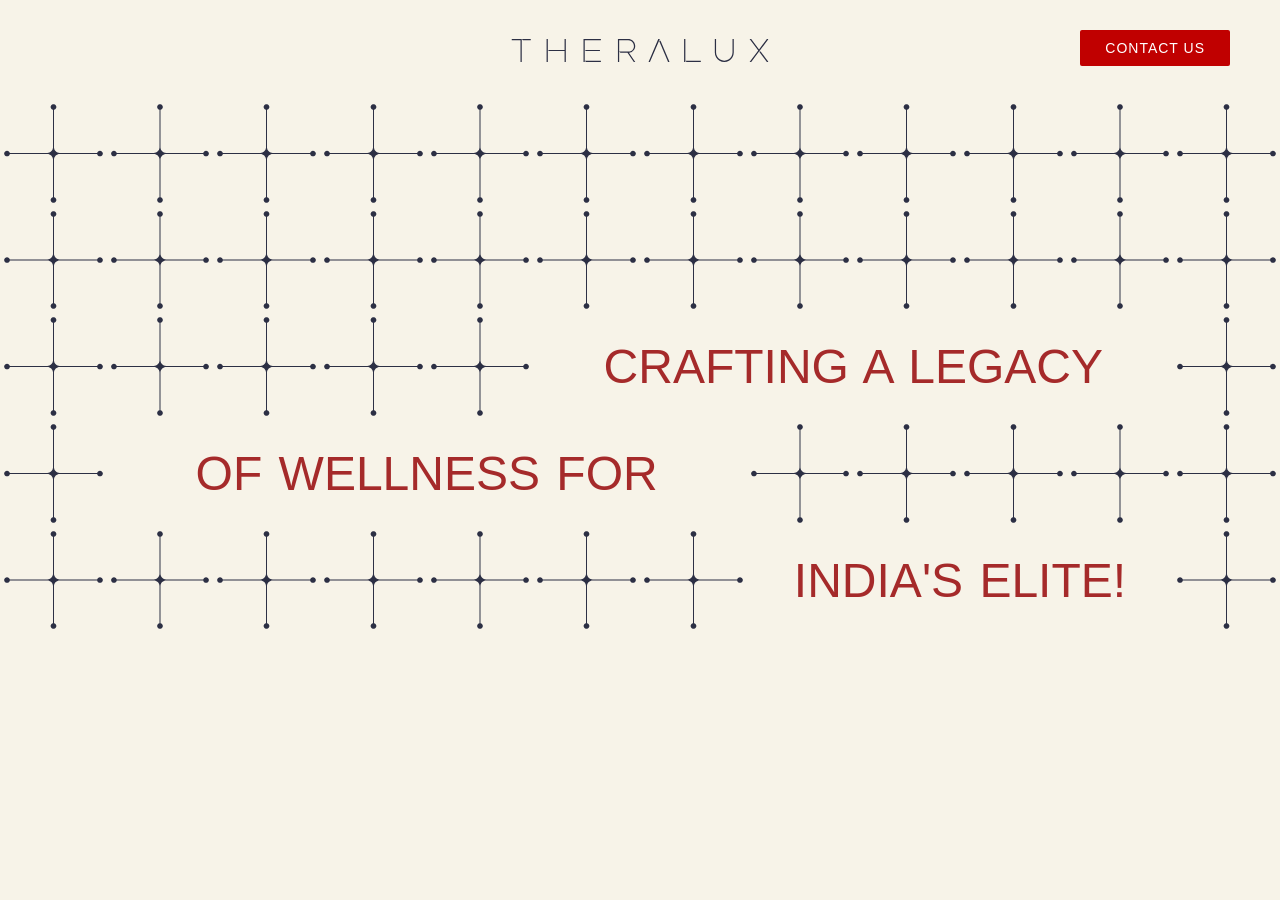
<file: theralux.html>
<!DOCTYPE html>
<html lang="en">
<head>
    <meta charset="UTF-8">
    <meta name="viewport" content="width=device-width, initial-scale=1.0">
    <title>Document</title>
    <style>
        *{
            margin: 0;
            padding: 0;
        }
        body{
            background-color: #f7f3e8;
            color: #333;
            display: flex;
            flex-direction: column;
        }
        .header{
            padding: 20px 0;
            display: grid;
            grid-template-columns: 1fr auto 1fr;
            align-items: center;
            padding: 30px 50px;
            width: 100%;
            box-sizing: border-box;
            position: absolute;
            top: 0;
            left: 0;
            z-index: 10;
        }
        section{
            padding: 60px 0;
            padding-top: 100px;
            
            overflow: clip;
        }
        .logo-placeholder{
            visibility: hidden;
        }
        .logo{
            font-size: 28px;
            letter-spacing: 5px;
            color: #333;
            justify-self: center;
        }
        .contact-button{
            background-color: #c00000;
            color: white;
            border-style: none;
            padding: 10px 25px;
            font-size: 14px;
            cursor: pointer;
            text-transform: uppercase;
            letter-spacing: 1px;
            border-radius: 2px;
            justify-self: end;
        }
        
        div{
            display: block;
        }
        img{
            vertical-align: middle;
        }
        .Star{
            display: grid;
            grid-template-columns: repeat(12,1fr);
            img{
                vertical-align: center;
            }
        }
        .text{
            grid-column: 6/12;
            justify-self: center;
            align-self: center;
            text-transform: uppercase;
            font-size: 48px;
            color: brown;
            padding: 5px 0;
            font-family: "area-normal", sans-serif;
            font-weight: 100;
            font-style: normal;
            word-spacing: 3px;
        }
        .text1{
            grid-column: 2/8;
            justify-self: center;
            align-self: center;
            text-transform: uppercase;
            font-size: 48px;
            color: brown;
            padding: 5px 0;
            font-family: "area-normal", sans-serif;
            font-weight: 100;
            font-style: normal;
            word-spacing: 3px;
        }
        .text2{
            grid-column: 8/12;
            justify-self: center;
            align-self: center;
            text-transform: uppercase;
            font-size: 48px;
            color: brown;
            padding: 5px 0;
            font-family: "area-normal", sans-serif;
            font-weight: 100;
            font-style: normal;
            word-spacing: 3px;  
        }
        .slow-spin img{
            animation: slowspin 2s ease-in-out infinite;
        }
        .fast-spin img{
            animation: fastspin 2s ease-in-out infinite;
        }
        @keyframes slowspin{
            from{
                transform: rotate(0deg);
            }
            to{
                transform: rotate(90deg);
            }
        }
        @keyframes fastspin{
            from{
                transform: rotate(0deg);
            }
            to{
                transform: rotate(360deg);
            }
        }
    </style>
</head>
<body>
    <header class="header">
        <div class="logo-placeholder"></div>
        <div class="logo">
            <img src="Assets/Images/theralux/logo.svg" alt="">
        </div>
        <button class="contact-button">Contact us</button>
    </header>
    <section>
        <div class="Star">
            <div class="slow-spin">
                <img src="Assets/Images/theralux/star.svg" alt="">
            </div>
            <div class="static">
                <img src="Assets/Images/theralux/star.svg" alt="">
            </div>
            <div class="fast-spin">
                <img src="Assets/Images/theralux/star.svg" alt="">
            </div>
            <div class="static">
                <img src="Assets/Images/theralux/star.svg" alt="">
            </div>
            <div class="slow-spin">
                <img src="Assets/Images/theralux/star.svg" alt="">
            </div>
            <div class="static">
                <img src="Assets/Images/theralux/star.svg" alt="">
            </div>
            <div class="fast-spin">
                <img src="Assets/Images/theralux/star.svg" alt="">
            </div>
            <div class="static">
                <img src="Assets/Images/theralux/star.svg" alt="">
            </div>
            <div class="slow-spin">
                <img src="Assets/Images/theralux/star.svg" alt="">
            </div>
            <div class="static">
                <img src="Assets/Images/theralux/star.svg" alt="">
            </div>
            <div class="fast-spin">
                <img src="Assets/Images/theralux/star.svg" alt="">
            </div>
            <div class="static">
                <img src="Assets/Images/theralux/star.svg" alt="">
            </div>
            <div class="static">
                <img src="Assets/Images/theralux/star.svg" alt="">
            </div>
            <div class="slow-spin">
                <img src="Assets/Images/theralux/star.svg" alt="">
            </div>
            <div class="static">
                <img src="Assets/Images/theralux/star.svg" alt="">
            </div>
            <div class="fast-spin">
                <img src="Assets/Images/theralux/star.svg" alt="">
            </div>
        <div class="static">
                <img src="Assets/Images/theralux/star.svg" alt="">
            </div>
            <div class="slow-spin">
                <img src="Assets/Images/theralux/star.svg" alt="">
            </div>
            <div class="static">
                <img src="Assets/Images/theralux/star.svg" alt="">
            </div>
            <div class="fast-spin">
                <img src="Assets/Images/theralux/star.svg" alt="">
            </div>
            <div class="static">
                <img src="Assets/Images/theralux/star.svg" alt="">
            </div>
            <div class="slow-spin">
                <img src="Assets/Images/theralux/star.svg" alt="">
            </div>
            <div class="static">
                <img src="Assets/Images/theralux/star.svg" alt="">
            </div>
            <div class="fast-spin">
                <img src="Assets/Images/theralux/star.svg" alt="">
            </div>
            <div class="static">
                <img src="Assets/Images/theralux/star.svg" alt="">
            </div>
            <div class="slow-spin">
                <img src="Assets/Images/theralux/star.svg" alt="">
            </div>
            <div class="static">
                <img src="Assets/Images/theralux/star.svg" alt="">
            </div>
            <div class="fast-spin">
                <img src="Assets/Images/theralux/star.svg" alt="">
            </div>
            <div class="static">
                <img src="Assets/Images/theralux/star.svg" alt="">
            </div>
            <h2 class="text">
                Crafting a legacy
            </h2>
            <div class="static">
                <img src="Assets/Images/theralux/star.svg" alt="">
            </div>
            <div class="slow-spin">
                <img src="Assets/Images/theralux/star.svg" alt="">
            </div>
            <h2 class="text1">
                of wellness for
            </h2>
            <div class="static">
                <img src="Assets/Images/theralux/star.svg" alt="">
            </div>
            <div class="slow-spin">
                <img src="Assets/Images/theralux/star.svg" alt="">
            </div>
            <div class="static">
                <img src="Assets/Images/theralux/star.svg" alt="">
            </div>
            <div class="fast-spin">
                <img src="Assets/Images/theralux/star.svg" alt="">
            </div>
            <div class="static">
                <img src="Assets/Images/theralux/star.svg" alt="">
            </div>
            <div class="static">
                <img src="Assets/Images/theralux/star.svg" alt="">
            </div>
            <div class="slow-spin">
                <img src="Assets/Images/theralux/star.svg" alt="">
            </div>
            <div class="static">
                <img src="Assets/Images/theralux/star.svg" alt="">
            </div>
            <div class="fast-spin">
                <img src="Assets/Images/theralux/star.svg" alt="">
            </div>
            <div class="static">
                <img src="Assets/Images/theralux/star.svg" alt="">
            </div>
                <div class="slow-spin">
                    <img src="Assets/Images/theralux/star.svg" alt="">
                </div>
                <div class="static">
                    <img src="Assets/Images/theralux/star.svg" alt="">
                </div>
                <h2 class="text2">
                    India's elite!
                </h2>
                <div class="static">
                    <img src="Assets/Images/theralux/star.svg" alt="">
                </div>
            </div>
    </section>
</body>
</html>
</file>
<file: Assets/css/style.css>
:root {
    --primary: #1a1a1a;
    --accent: #d4a373;
    --font-head: 'Playfair Display', serif;
    --font-body: 'Lato', sans-serif;
    --bg-light: #f8f9fa;
}
body {
    font-family: var(--font-body);
    display: flex;
    flex-direction: column;
    min-height: 100vh;
    color: #333;
}
h1, h2, h3, h4, h5, h6, .navbar-brand {
    font-family: var(--font-head);
}
.navbar-brand {
    font-weight: 700;
    letter-spacing: 1px;
}
.navbar {
    box-shadow: 0 2px 10px rgba(0,0,0,0.05);
}
.btn-custom {
    background: var(--primary);
    color: #fff;
    border: 2px solid var(--primary);
    text-transform: uppercase;
    letter-spacing: 1px;
    padding: 10px 25px;
    transition: all 0.3s ease;
}
.btn-custom:hover {
    background: transparent;
    color: #fff;
}
.hero {
    background: linear-gradient(rgba(0,0,0,0.3), rgba(0,0,0,0.3)), url('../Images/Fashion/bg.jpg') center/cover no-repeat;
    min-height: 60vh;
    display: flex;
    align-items: center;
    justify-content: center;
    color: #fff;
    text-align: center;
    padding: 0 15px;
}
.collection-hero {
    background: url('../Images/Fashion/col1.gif') center/cover no-repeat;
    height: 40vh;
    display: flex;
    align-items: center;
    justify-content: center;
    color: #fff;
    text-shadow: 0 2px 4px rgba(0,0,0,0.5);
}
.card {
    border: none;
    box-shadow: 0 4px 6px rgba(0,0,0,0.05);
    transition: transform 0.3s ease;
}
.card:hover {
    transform: translateY(-5px);
}
.card-img-top {
    height: 350px;
    object-fit: cover;
}
.shop-img {
    height: 300px;
    object-fit: cover;
}
.team-img {
    width: 120px;
    height: 120px;
    object-fit: cover;
    border-radius: 50%;
}
.contact-box {
    background-color: var(--bg-light);
    padding: 2rem;
    height: 100%;
}
footer {
    background: var(--primary);
    color: #fff;
    padding: 3rem 0;
    margin-top: auto;
}
footer a {
    color: #bbb;
    text-decoration: none;
    display: block;
    margin-bottom: 0.5rem;
    transition: color 0.3s;
}
footer a:hover {
    color: #fff;
}
@media (min-width: 768px) {
    .hero {
        min-height: 80vh;
    }
    .hero h1 {
        font-size: 3.5rem;
    }
    .collection-hero {
        height: 50vh;
    }
}
@media (max-width: 576px) {
    .navbar-brand {
        font-size: 1.4rem;
    }
}
</file>
<file: Assets/css/form.css>
*{
    margin: 0;
    padding: 0px 20px;
}
</file>
